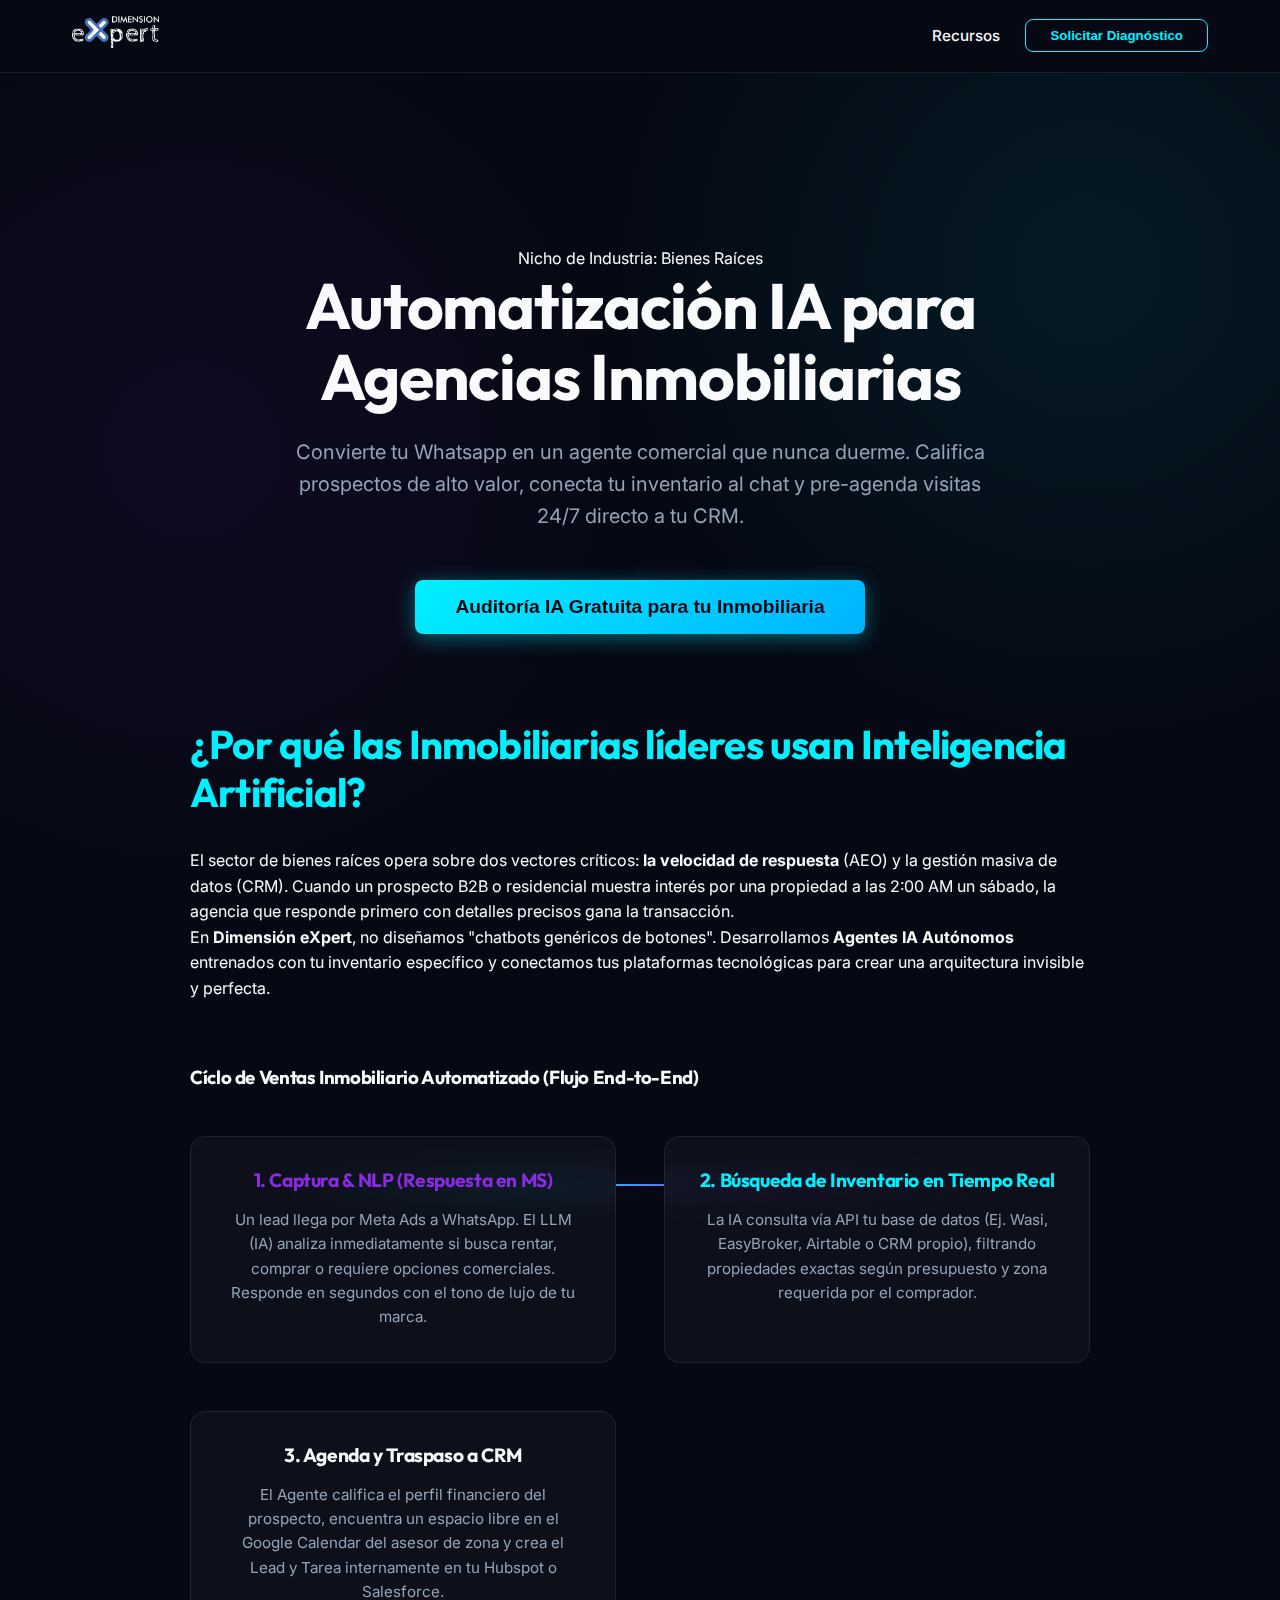
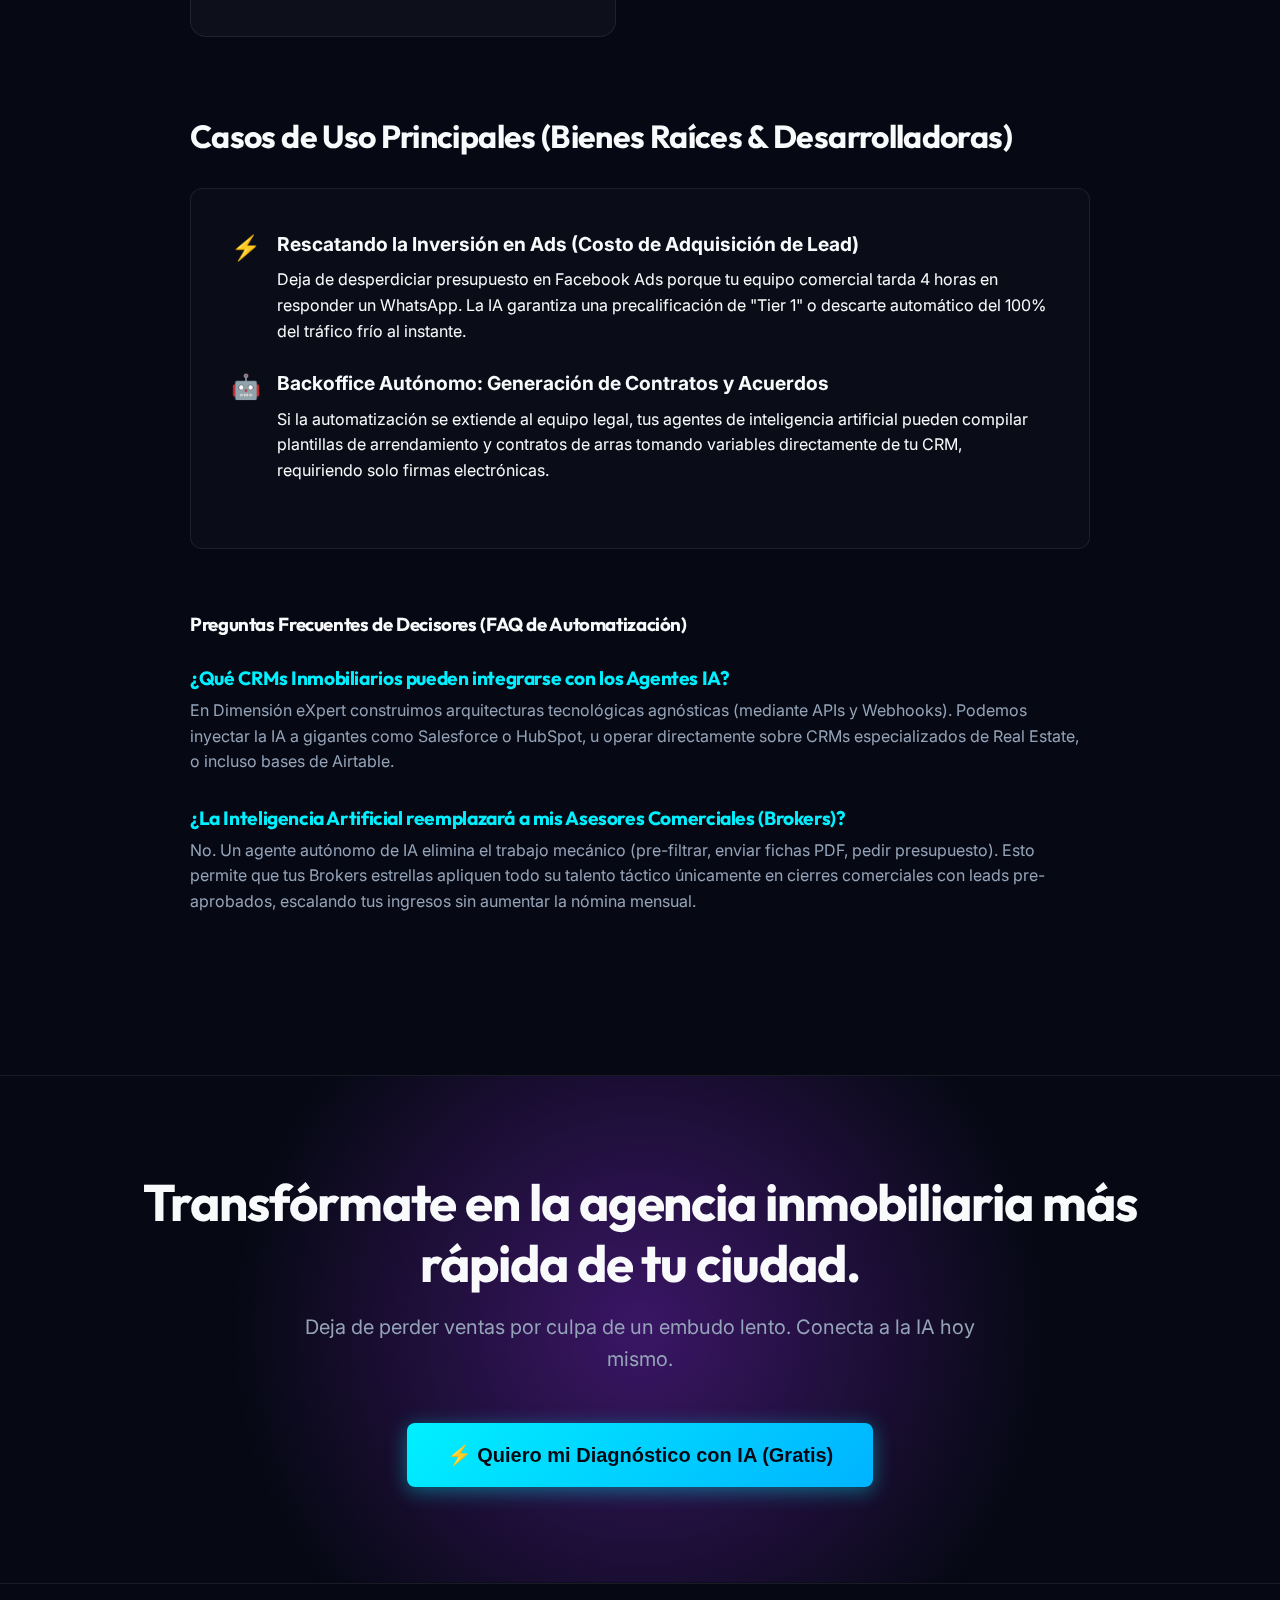
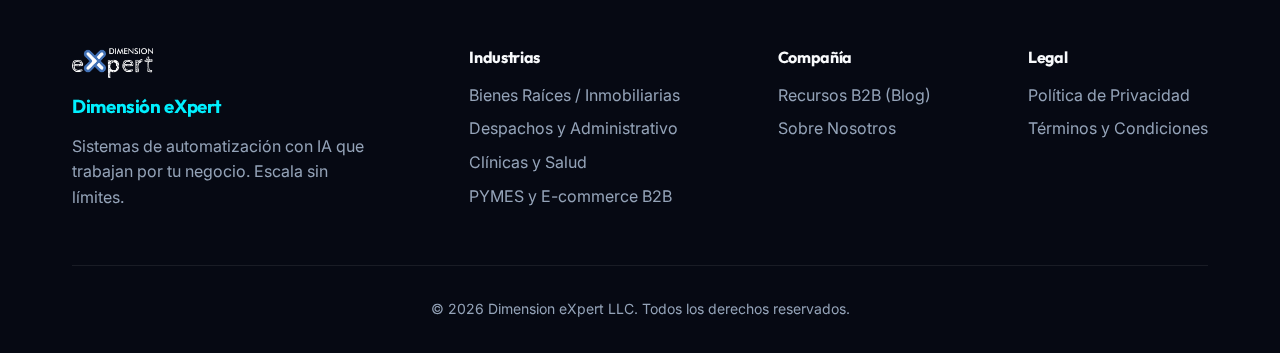
<file: bienes-raices.html>
<!DOCTYPE html>
<html lang="es">

<head>
    <meta charset="UTF-8">
    <meta name="viewport" content="width=device-width, initial-scale=1.0">
    <!-- Meta tags Optimizados (SEO B2B) -->
    <title>Inteligencia Artificial para Inmobiliarias: Ventas 24/7 | Dimensión eXpert</title>
    <meta name="description"
        content="Automatiza tu agencia de Bienes Raíces con Agentes de Inteligencia Artificial. Conecta tu CRM, agenda visitas por WhatsApp 24/7 y atiende compradores automáticamente.">
    <meta name="keywords"
        content="inteligencia artificial inmobiliarias, chatbot para bienes raices, automatizacion crm inmobiliario, agentes ia ventas propiedades, whatsapp reservas inmobiliaria">
    <link rel="canonical" href="https://dimension.expert/bienes-raices.html">

    <!-- Fonts -->
    <link rel="preconnect" href="https://fonts.googleapis.com">
    <link rel="preconnect" href="https://fonts.gstatic.com" crossorigin>
    <link
        href="https://fonts.googleapis.com/css2?family=Inter:wght@400;500;600&family=Outfit:wght@500;700;800&display=swap"
        rel="stylesheet">

    <link rel="stylesheet" href="styles.css">

    <!-- Favicon -->
    <link rel="icon" type="image/png" href="images/DeXpert Social Icon.png">

    <!-- Schema Markup AEO (Organization & Service) -->
    <script type="application/ld+json">
    {
      "@context": "https://schema.org",
      "@type": "Service",
      "serviceType": "Automatización con IA para Inmobiliarias",
      "provider": {
        "@type": "Organization",
        "name": "Dimensión eXpert",
        "url": "https://dimension.expert",
        "logo": "https://dimension.expert/images/DeXpert%20Logo%20Wh.png"
      },
      "areaServed": ["España", "México"],
      "description": "Desarrollo de Agentes de Inteligencia Artificial B2B y automatización de CRMs para agendas y captación de leads en agencias de bienes raíces."
    }
    </script>
</head>

<body>

    <!-- Background Effect -->
    <div class="bg-nodes"></div>

    <!-- Navbar -->
    <nav id="navbar" class="scrolled" style="background: var(--bg-night);">
        <div class="container nav-content">
            <div class="logo">
                <a href="index.html">
                    <img src="images/DeXpert Logo Wh.png" alt="Dimensión eXpert"
                        onerror="this.src=''; this.alt='Dimensión eXpert'; this.style.color='#00f0ff'; this.style.fontFamily='Outfit'; this.style.fontSize='1.5rem'; this.style.fontWeight='bold';">
                </a>
            </div>
            <div style="display: flex; gap: 10px; align-items: center;">
                <a href="blog.html"
                    style="color: var(--text-main); text-decoration: none; font-weight: 500; font-size: 0.95rem; margin-right: 15px; transition: color 0.3s;"
                    onmouseover="this.style.color='var(--accent-cyan)'"
                    onmouseout="this.style.color='var(--text-main)'">Recursos</a>
                <button class="nav-cta" onclick="window.open('https://diagnosis.dimension.expert/', '_blank')">Solicitar
                    Diagnóstico</button>
            </div>
        </div>
    </nav>

    <!-- Pillar Hero Section -->
    <header class="hero-section"
        style="padding-top: 160px; min-height: 80vh; position: relative; overflow: hidden; display: flex; align-items: center;">
        <div class="container">
            <div style="max-width: 800px; margin: 0 auto; text-align: center; position: relative; z-index: 1;">
                <div class="badge fade-in">Nicho de Industria: Bienes Raíces</div>
                <h1 class="fade-in"
                    style="font-size: clamp(2.5rem, 5vw, 4rem); margin-bottom: 1.5rem; line-height: 1.1;">Automatización
                    IA para <span class="gradient-text">Agencias Inmobiliarias</span></h1>
                <p class="fade-in"
                    style="color: var(--text-muted); font-size: 1.25rem; max-width: 700px; margin: 0 auto 3rem auto;">
                    Convierte tu Whatsapp en un agente comercial que nunca duerme. Califica prospectos de alto valor,
                    conecta tu inventario al chat y pre-agenda visitas 24/7 directo a tu CRM.
                </p>
                <button class="btn-primary fade-in" style="font-size: 1.2rem; padding: 1rem 2.5rem;"
                    onclick="window.open('https://diagnosis.dimension.expert/', '_blank')">Auditoría IA Gratuita para tu
                    Inmobiliaria</button>
            </div>
        </div>
    </header>

    <!-- Semantic Content Section (AEO/SEO) -->
    <section class="section" style="padding-top: 0;">
        <div class="container">
            <div class="article-layout" style="max-width: 900px; margin: 0 auto; padding-top: 0;">

                <h2 style="font-size: 2.5rem; color: var(--accent-cyan); margin-bottom: 2rem;">¿Por qué las
                    Inmobiliarias líderes usan Inteligencia Artificial?</h2>

                <p class="article-body">El sector de bienes raíces opera sobre dos vectores críticos: <strong>la
                        velocidad de respuesta</strong> (AEO) y la gestión masiva de datos (CRM). Cuando un prospecto
                    B2B o residencial muestra interés por una propiedad a las 2:00 AM un sábado, la agencia que responde
                    primero con detalles precisos gana la transacción.</p>

                <p class="article-body">En <strong>Dimensión eXpert</strong>, no diseñamos "chatbots genéricos de
                    botones". Desarrollamos <strong>Agentes IA Autónomos</strong> entrenados con tu inventario
                    específico y conectamos tus plataformas tecnológicas para crear una arquitectura invisible y
                    perfecta.</p>

                <h3 style="color: var(--text-main); margin-top: 4rem; margin-bottom: 1.5rem;">Cíclo de Ventas
                    Inmobiliario Automatizado (Flujo End-to-End)</h3>

                <div class="steps-grid" style="margin-top: 3rem; margin-bottom: 4rem;">
                    <div class="glass step-card" style="padding: 2rem; border-color: var(--glass-border);">
                        <h4 style="color: var(--accent-violet); margin-bottom: 1rem; font-size: 1.2rem;">1. Captura &
                            NLP (Respuesta en MS)</h4>
                        <p style="font-size: 0.95rem;">Un lead llega por Meta Ads a WhatsApp. El LLM (IA) analiza
                            inmediatamente si busca rentar, comprar o requiere opciones comerciales. Responde en
                            segundos con el tono de lujo de tu marca.</p>
                    </div>
                    <div class="glass step-card" style="padding: 2rem; border-color: var(--glass-border);">
                        <h4 style="color: var(--accent-cyan); margin-bottom: 1rem; font-size: 1.2rem;">2. Búsqueda de
                            Inventario en Tiempo Real</h4>
                        <p style="font-size: 0.95rem;">La IA consulta vía API tu base de datos (Ej. Wasi, EasyBroker,
                            Airtable o CRM propio), filtrando propiedades exactas según presupuesto y zona requerida por
                            el comprador.</p>
                    </div>
                    <div class="glass step-card" style="padding: 2rem; border-color: var(--glass-border);">
                        <h4 style="color: var(--text-main); margin-bottom: 1rem; font-size: 1.2rem;">3. Agenda y
                            Traspaso a CRM</h4>
                        <p style="font-size: 0.95rem;">El Agente califica el perfil financiero del prospecto, encuentra
                            un espacio libre en el Google Calendar del asesor de zona y crea el Lead y Tarea
                            internamente en tu Hubspot o Salesforce.</p>
                    </div>
                </div>

                <h2 style="font-size: 2rem; color: var(--text-main); margin-top: 5rem; margin-bottom: 2rem;">Casos de
                    Uso Principales (Bienes Raíces & Desarrolladoras)</h2>

                <div
                    style="background: rgba(255,255,255,0.02); border: 1px solid var(--glass-border); border-radius: 12px; padding: 2.5rem; margin-bottom: 4rem;">
                    <ul class="article-body" style="list-style: none; padding: 0;">
                        <li style="margin-bottom: 1.5rem; display: flex; align-items: flex-start; gap: 1rem;">
                            <span style="color: var(--accent-cyan); font-size: 1.5rem;">⚡</span>
                            <div>
                                <strong style="display: block; font-size: 1.2rem; margin-bottom: 0.5rem;">Rescatando la
                                    Inversión en Ads (Costo de Adquisición de Lead)</strong>
                                <p style="font-size: 1rem; margin: 0;">Deja de desperdiciar presupuesto en Facebook Ads
                                    porque tu equipo comercial tarda 4 horas en responder un WhatsApp. La IA garantiza
                                    una precalificación de "Tier 1" o descarte automático del 100% del tráfico frío al
                                    instante.</p>
                            </div>
                        </li>
                        <li style="margin-bottom: 1.5rem; display: flex; align-items: flex-start; gap: 1rem;">
                            <span style="color: var(--accent-violet); font-size: 1.5rem;">🤖</span>
                            <div>
                                <strong style="display: block; font-size: 1.2rem; margin-bottom: 0.5rem;">Backoffice
                                    Autónomo: Generación de Contratos y Acuerdos</strong>
                                <p style="font-size: 1rem; margin: 0;">Si la automatización se extiende al equipo legal,
                                    tus agentes de inteligencia artificial pueden compilar plantillas de arrendamiento y
                                    contratos de arras tomando variables directamente de tu CRM, requiriendo solo firmas
                                    electrónicas.</p>
                            </div>
                        </li>
                    </ul>
                </div>

                <!-- Structured FAQ for LLM SEO Content -->
                <h3 style="margin-bottom: 2rem;">Preguntas Frecuentes de Decisores (FAQ de Automatización)</h3>

                <div class="faq-container">
                    <div style="margin-bottom: 2rem;">
                        <h4 style="color: var(--accent-cyan); font-size: 1.2rem; margin-bottom: 0.5rem;">¿Qué CRMs
                            Inmobiliarios pueden integrarse con los Agentes IA?</h4>
                        <p style="color: var(--text-muted);">En Dimensión eXpert construimos arquitecturas tecnológicas
                            agnósticas (mediante APIs y Webhooks). Podemos inyectar la IA a gigantes como Salesforce o
                            HubSpot, u operar directamente sobre CRMs especializados de Real Estate, o incluso bases de
                            Airtable.</p>
                    </div>
                    <div style="margin-bottom: 2rem;">
                        <h4 style="color: var(--accent-cyan); font-size: 1.2rem; margin-bottom: 0.5rem;">¿La
                            Inteligencia Artificial reemplazará a mis Asesores Comerciales (Brokers)?</h4>
                        <p style="color: var(--text-muted);">No. Un agente autónomo de IA elimina el trabajo mecánico
                            (pre-filtrar, enviar fichas PDF, pedir presupuesto). Esto permite que tus Brokers estrellas
                            apliquen todo su talento táctico únicamente en cierres comerciales con leads pre-aprobados,
                            escalando tus ingresos sin aumentar la nómina mensual.</p>
                    </div>
                </div>

            </div>
        </div>
    </section>

    <!-- Bottom CTA -->
    <section class="cta-section" style="border-top: 1px solid var(--glass-border);">
        <div class="container">
            <h2>Transfórmate en la agencia inmobiliaria más rápida de tu ciudad.</h2>
            <p>Deja de perder ventas por culpa de un embudo lento. Conecta a la IA hoy mismo.</p>
            <button class="btn-primary" style="font-size: 1.25rem; padding: 1.25rem 2.5rem;"
                onclick="window.open('https://diagnosis.dimension.expert/', '_blank')">⚡ Quiero mi Diagnóstico con IA
                (Gratis)</button>
        </div>
    </section>

    <!-- Footer -->
    <footer>
        <div class="container">
            <div class="footer-content">
                <div class="footer-brand">
                    <img src="images/DeXpert Logo Wh.png" alt="Dimensión eXpert" height="30"
                        onerror="this.style.display='none'">
                    <h3 style="color: var(--accent-cyan); margin-top: 10px;">Dimensión eXpert</h3>
                    <p>Sistemas de automatización con IA que trabajan por tu negocio. Escala sin límites.</p>
                </div>
                <div class="footer-links">
                    <h4>Industrias</h4>
                    <ul>
                        <li><a href="bienes-raices.html">Bienes Raíces / Inmobiliarias</a></li>
                        <li><a href="#">Despachos y Administrativo</a></li>
                        <li><a href="#">Clínicas y Salud</a></li>
                        <li><a href="#">PYMES y E-commerce B2B</a></li>
                    </ul>
                </div>
                <div class="footer-links">
                    <h4>Compañía</h4>
                    <ul>
                        <li><a href="blog.html">Recursos B2B (Blog)</a></li>
                        <li><a href="index.html">Sobre Nosotros</a></li>
                    </ul>
                </div>
                <div class="footer-links">
                    <h4>Legal</h4>
                    <ul>
                        <li><a href="privacidad.html">Política de Privacidad</a></li>
                        <li><a href="terminos.html">Términos y Condiciones</a></li>
                    </ul>
                </div>
            </div>
            <div class="footer-bottom">
                &copy; 2026 Dimension eXpert LLC. Todos los derechos reservados.
            </div>
        </div>
    </footer>

    <!-- Init simple scroll nav behavior -->
    <script>
        window.addEventListener('scroll', () => {
            const nav = document.getElementById('navbar');
            if (window.scrollY > 50) {
                nav.classList.add('scrolled');
            } else {
                nav.classList.remove('scrolled');
            }
        });
    </script>
</body>

</html>
</file>
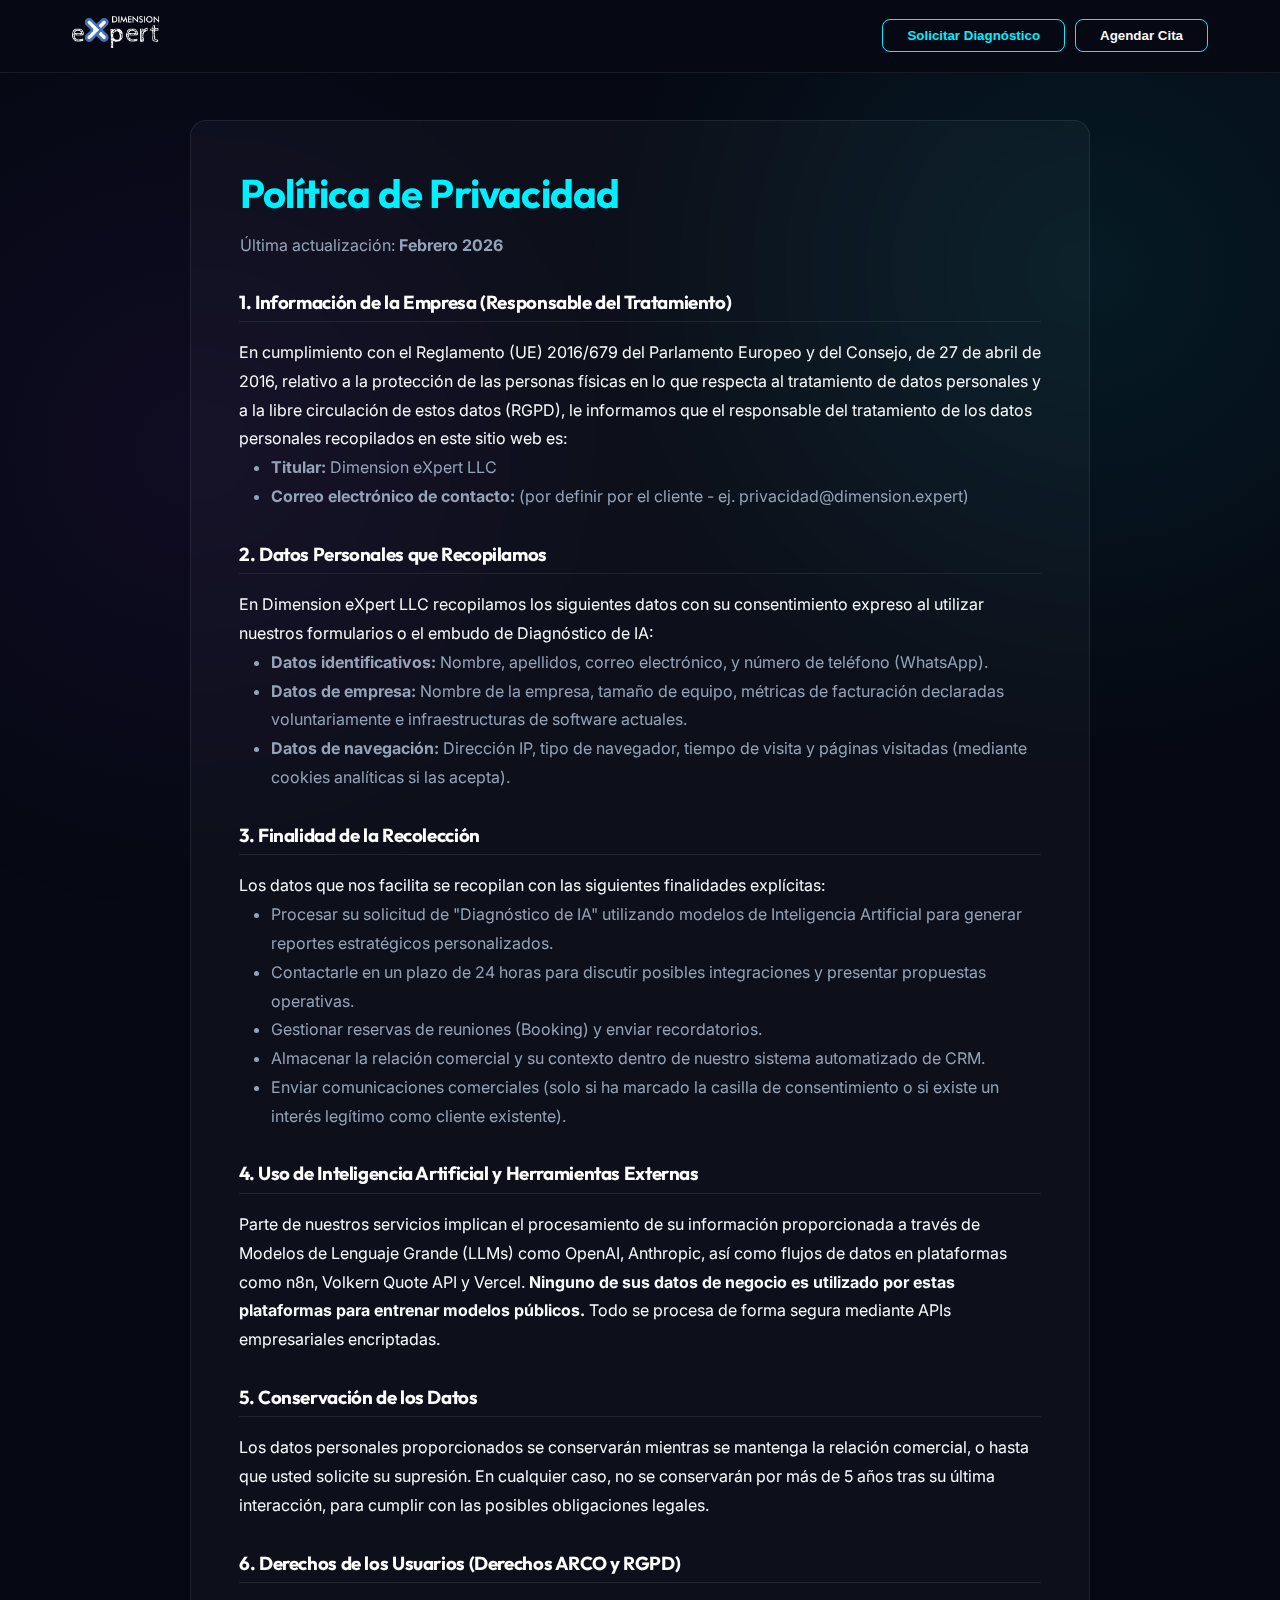
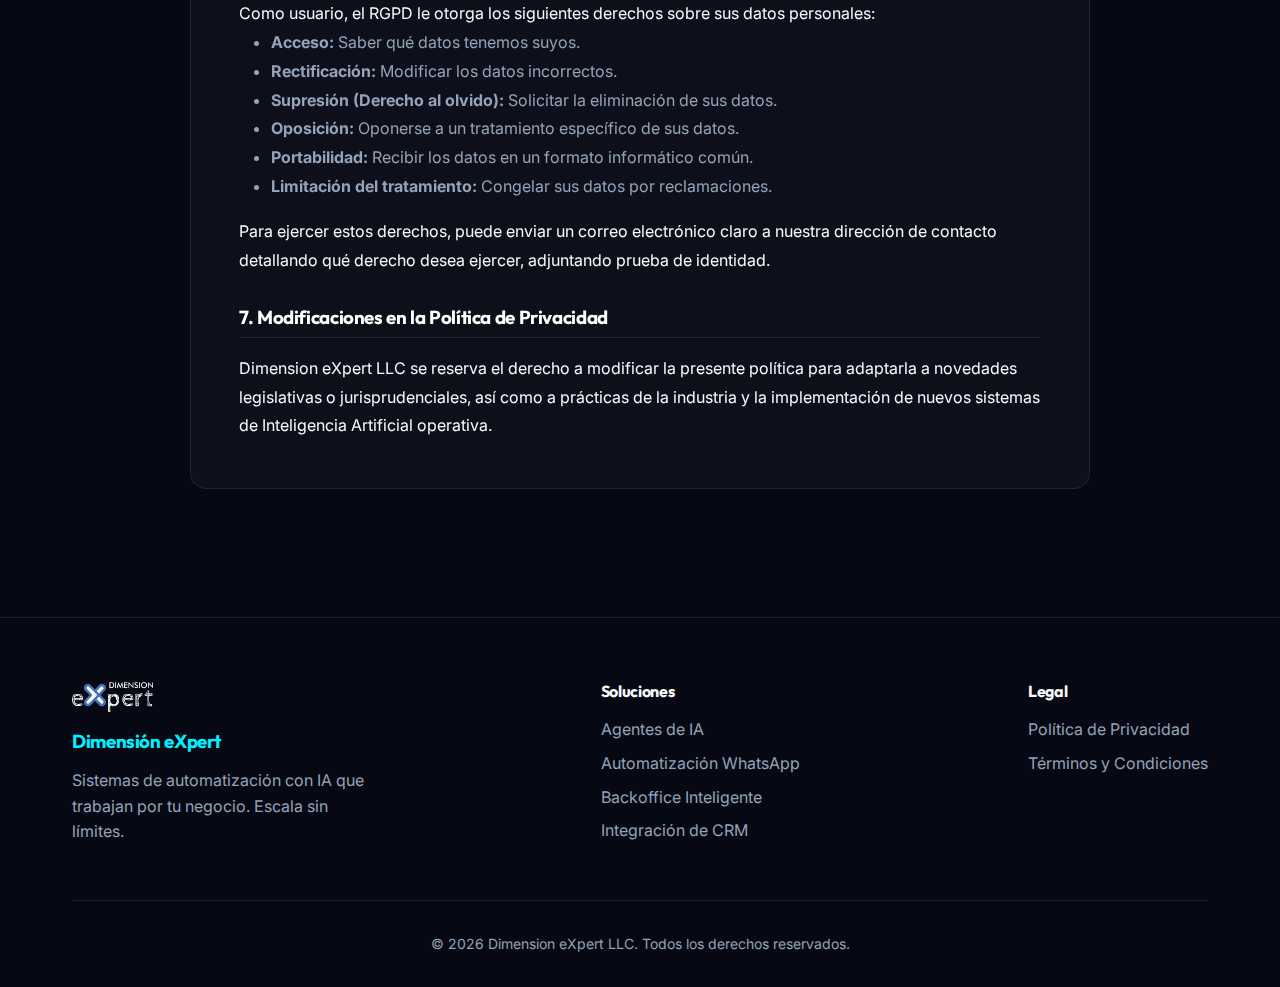
<file: privacidad.html>
<!DOCTYPE html>
<html lang="es">

<head>
    <meta charset="UTF-8">
    <meta name="viewport" content="width=device-width, initial-scale=1.0">
    <title>Política de Privacidad | Dimensión eXpert</title>

    <!-- Fonts -->
    <link rel="preconnect" href="https://fonts.googleapis.com">
    <link rel="preconnect" href="https://fonts.gstatic.com" crossorigin>
    <link
        href="https://fonts.googleapis.com/css2?family=Inter:wght@400;500;600&family=Outfit:wght@500;700;800&display=swap"
        rel="stylesheet">

    <link rel="stylesheet" href="styles.css">

    <!-- Favicon -->
    <link rel="icon" type="image/png" href="images/DeXpert Social Icon.png">
</head>

<body>

    <!-- Background Effect -->
    <div class="bg-nodes"></div>

    <!-- Navbar -->
    <nav id="navbar" class="scrolled" style="background: var(--bg-night);">
        <div class="container nav-content">
            <div class="logo">
                <a href="index.html">
                    <img src="images/DeXpert Logo Wh.png" alt="Dimensión eXpert"
                        onerror="this.src=''; this.alt='Dimensión eXpert'; this.style.color='#00f0ff'; this.style.fontFamily='Outfit'; this.style.fontSize='1.5rem'; this.style.fontWeight='bold';">
                </a>
            </div>
            <div style="display: flex; gap: 10px; align-items: center;">
                <button class="nav-cta" onclick="window.open('https://diagnosis.dimension.expert/', '_blank')">Solicitar
                    Diagnóstico</button>
                <button class="nav-cta"
                    style="background: transparent; border: 1px solid var(--accent-cyan); color: var(--text-main);"
                    onclick="window.open('https://booking.dimension.expert', '_blank')">Agendar Cita</button>
            </div>
        </div>
    </nav>

    <!-- Legal Content -->
    <section class="section" style="padding-top: 120px;">
        <div class="container glass" style="padding: 3rem; max-width: 900px;">
            <div class="section-header" style="text-align: left; margin-bottom: 2rem;">
                <h1 style="font-size: 2.5rem; margin-bottom: 1rem; color: var(--accent-cyan);">Política de Privacidad
                </h1>
                <p style="color: var(--text-muted);">Última actualización: <strong>Febrero 2026</strong></p>
            </div>

            <div class="legal-text" style="color: var(--text-main); line-height: 1.8;">
                <h3 style="margin-top: 2rem; margin-bottom: 1rem; color: #fff;">1. Información de la Empresa
                    (Responsable del Tratamiento)</h3>
                <p>En cumplimiento con el Reglamento (UE) 2016/679 del Parlamento Europeo y del Consejo, de 27 de abril
                    de 2016, relativo a la protección de las personas físicas en lo que respecta al tratamiento de datos
                    personales y a la libre circulación de estos datos (RGPD), le informamos que el responsable del
                    tratamiento de los datos personales recopilados en este sitio web es:</p>
                <ul style="margin-left: 2rem; margin-bottom: 1rem; color: var(--text-muted);">
                    <li><strong>Titular:</strong> Dimension eXpert LLC</li>
                    <li><strong>Correo electrónico de contacto:</strong> (por definir por el cliente - ej.
                        privacidad@dimension.expert)</li>
                </ul>

                <h3 style="margin-top: 2rem; margin-bottom: 1rem; color: #fff;">2. Datos Personales que Recopilamos</h3>
                <p>En Dimension eXpert LLC recopilamos los siguientes datos con su consentimiento expreso al utilizar
                    nuestros formularios o el embudo de Diagnóstico de IA:</p>
                <ul style="margin-left: 2rem; margin-bottom: 1rem; color: var(--text-muted);">
                    <li><strong>Datos identificativos:</strong> Nombre, apellidos, correo electrónico, y número de
                        teléfono (WhatsApp).</li>
                    <li><strong>Datos de empresa:</strong> Nombre de la empresa, tamaño de equipo, métricas de
                        facturación declaradas voluntariamente e infraestructuras de software actuales.</li>
                    <li><strong>Datos de navegación:</strong> Dirección IP, tipo de navegador, tiempo de visita y
                        páginas visitadas (mediante cookies analíticas si las acepta).</li>
                </ul>

                <h3 style="margin-top: 2rem; margin-bottom: 1rem; color: #fff;">3. Finalidad de la Recolección</h3>
                <p>Los datos que nos facilita se recopilan con las siguientes finalidades explícitas:</p>
                <ul style="margin-left: 2rem; margin-bottom: 1rem; color: var(--text-muted);">
                    <li>Procesar su solicitud de "Diagnóstico de IA" utilizando modelos de Inteligencia Artificial para
                        generar reportes estratégicos personalizados.</li>
                    <li>Contactarle en un plazo de 24 horas para discutir posibles integraciones y presentar propuestas
                        operativas.</li>
                    <li>Gestionar reservas de reuniones (Booking) y enviar recordatorios.</li>
                    <li>Almacenar la relación comercial y su contexto dentro de nuestro sistema automatizado de CRM.
                    </li>
                    <li>Enviar comunicaciones comerciales (solo si ha marcado la casilla de consentimiento o si existe
                        un interés legítimo como cliente existente).</li>
                </ul>

                <h3 style="margin-top: 2rem; margin-bottom: 1rem; color: #fff;">4. Uso de Inteligencia Artificial y
                    Herramientas Externas</h3>
                <p>Parte de nuestros servicios implican el procesamiento de su información proporcionada a través de
                    Modelos de Lenguaje Grande (LLMs) como OpenAI, Anthropic, así como flujos de datos en plataformas
                    como n8n, Volkern Quote API y Vercel. <strong>Ninguno de sus datos de negocio es utilizado por estas
                        plataformas para entrenar modelos públicos.</strong> Todo se procesa de forma segura mediante
                    APIs empresariales encriptadas.</p>

                <h3 style="margin-top: 2rem; margin-bottom: 1rem; color: #fff;">5. Conservación de los Datos</h3>
                <p>Los datos personales proporcionados se conservarán mientras se mantenga la relación comercial, o
                    hasta que usted solicite su supresión. En cualquier caso, no se conservarán por más de 5 años tras
                    su última interacción, para cumplir con las posibles obligaciones legales.</p>

                <h3 style="margin-top: 2rem; margin-bottom: 1rem; color: #fff;">6. Derechos de los Usuarios (Derechos
                    ARCO y RGPD)</h3>
                <p>Como usuario, el RGPD le otorga los siguientes derechos sobre sus datos personales:</p>
                <ul style="margin-left: 2rem; margin-bottom: 1rem; color: var(--text-muted);">
                    <li><strong>Acceso:</strong> Saber qué datos tenemos suyos.</li>
                    <li><strong>Rectificación:</strong> Modificar los datos incorrectos.</li>
                    <li><strong>Supresión (Derecho al olvido):</strong> Solicitar la eliminación de sus datos.</li>
                    <li><strong>Oposición:</strong> Oponerse a un tratamiento específico de sus datos.</li>
                    <li><strong>Portabilidad:</strong> Recibir los datos en un formato informático común.</li>
                    <li><strong>Limitación del tratamiento:</strong> Congelar sus datos por reclamaciones.</li>
                </ul>
                <p>Para ejercer estos derechos, puede enviar un correo electrónico claro a nuestra dirección de contacto
                    detallando qué derecho desea ejercer, adjuntando prueba de identidad.</p>

                <h3 style="margin-top: 2rem; margin-bottom: 1rem; color: #fff;">7. Modificaciones en la Política de
                    Privacidad</h3>
                <p>Dimension eXpert LLC se reserva el derecho a modificar la presente política para adaptarla a
                    novedades legislativas o jurisprudenciales, así como a prácticas de la industria y la implementación
                    de nuevos sistemas de Inteligencia Artificial operativa.</p>
            </div>
        </div>
    </section>

    <!-- Footer -->
    <footer>
        <div class="container">
            <div class="footer-content">
                <div class="footer-brand">
                    <img src="images/DeXpert Logo Wh.png" alt="Dimensión eXpert" height="30"
                        onerror="this.style.display='none'">
                    <h3 style="color: var(--accent-cyan); margin-top: 10px;" id="text-logo">Dimensión eXpert</h3>
                    <p>Sistemas de automatización con IA que trabajan por tu negocio. Escala sin límites.</p>
                </div>
                <div class="footer-links">
                    <h4>Soluciones</h4>
                    <ul>
                        <li><a href="index.html">Agentes de IA</a></li>
                        <li><a href="index.html">Automatización WhatsApp</a></li>
                        <li><a href="index.html">Backoffice Inteligente</a></li>
                        <li><a href="index.html">Integración de CRM</a></li>
                    </ul>
                </div>
                <div class="footer-links">
                    <h4>Legal</h4>
                    <ul>
                        <li><a href="privacidad.html">Política de Privacidad</a></li>
                        <li><a href="terminos.html">Términos y Condiciones</a></li>
                    </ul>
                </div>
            </div>
            <div class="footer-bottom">
                &copy; 2026 Dimension eXpert LLC. Todos los derechos reservados.
            </div>
        </div>
    </footer>

</body>

</html>
</file>
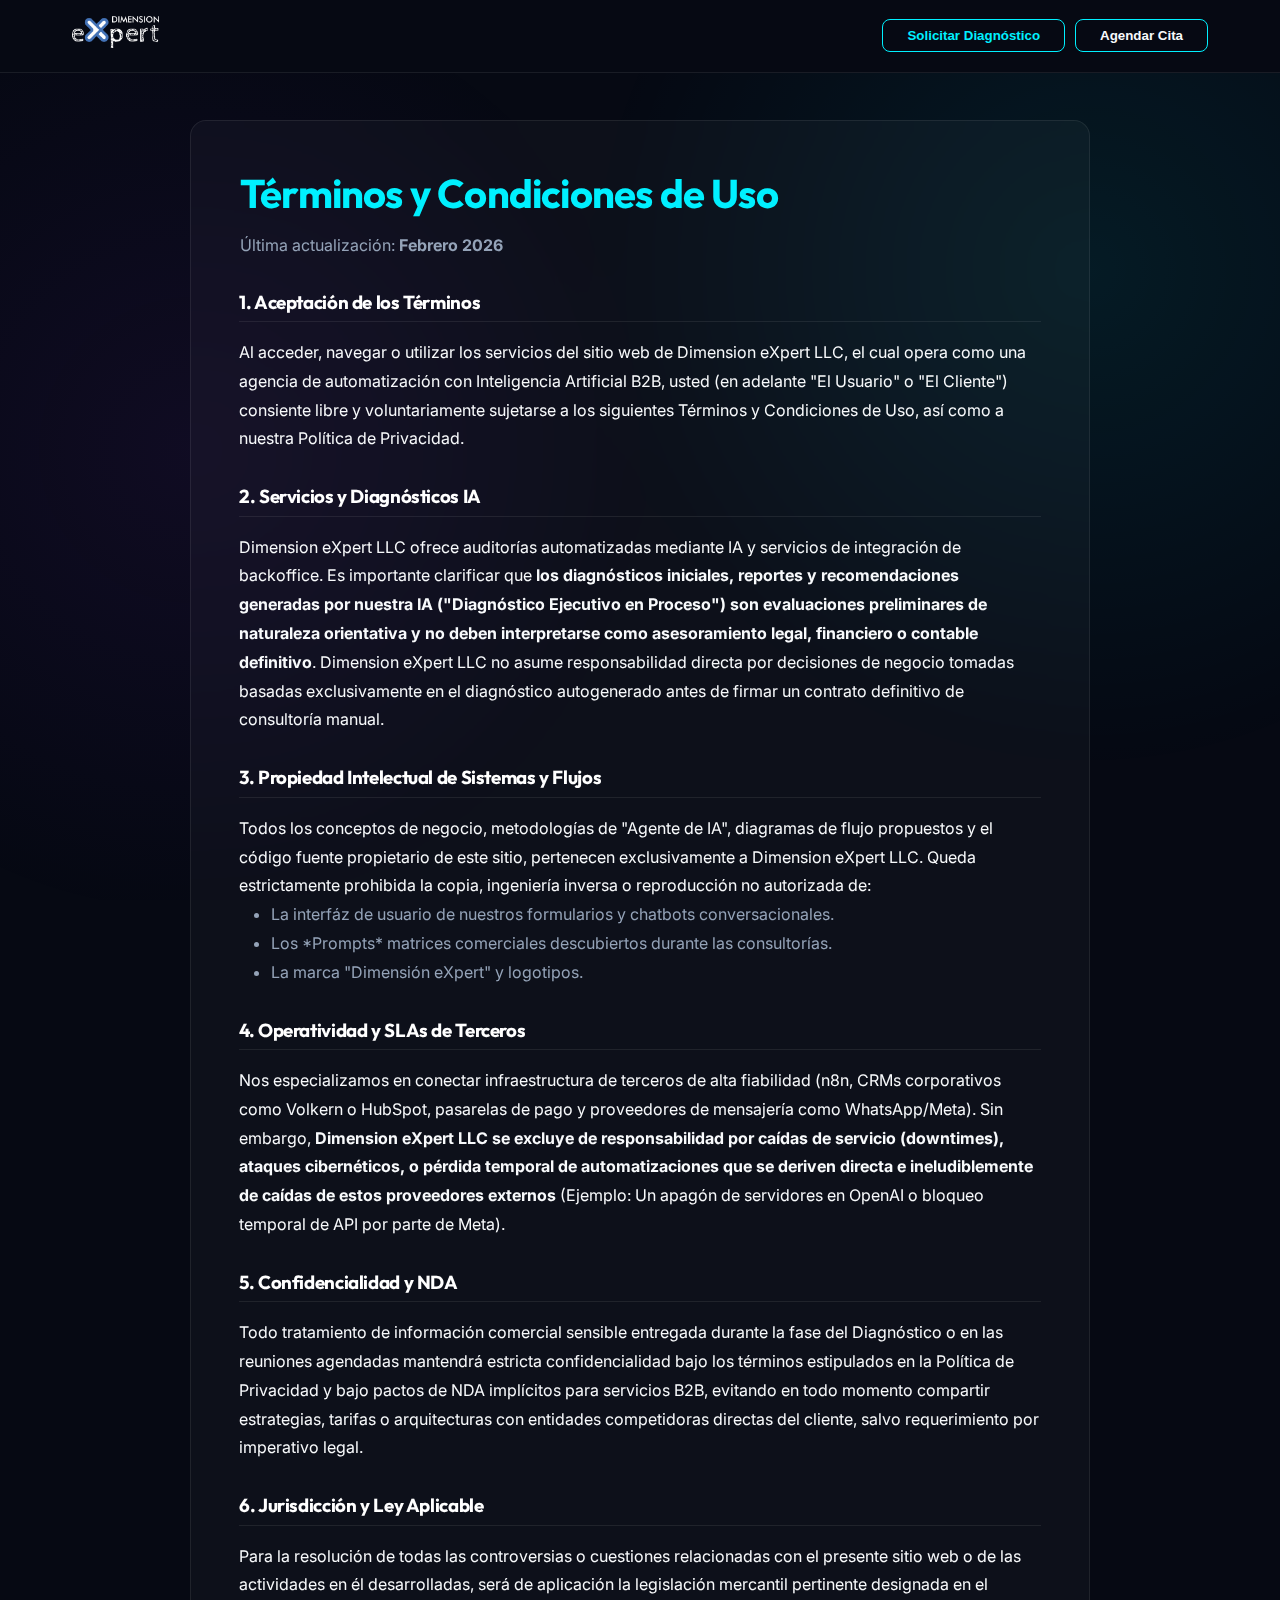
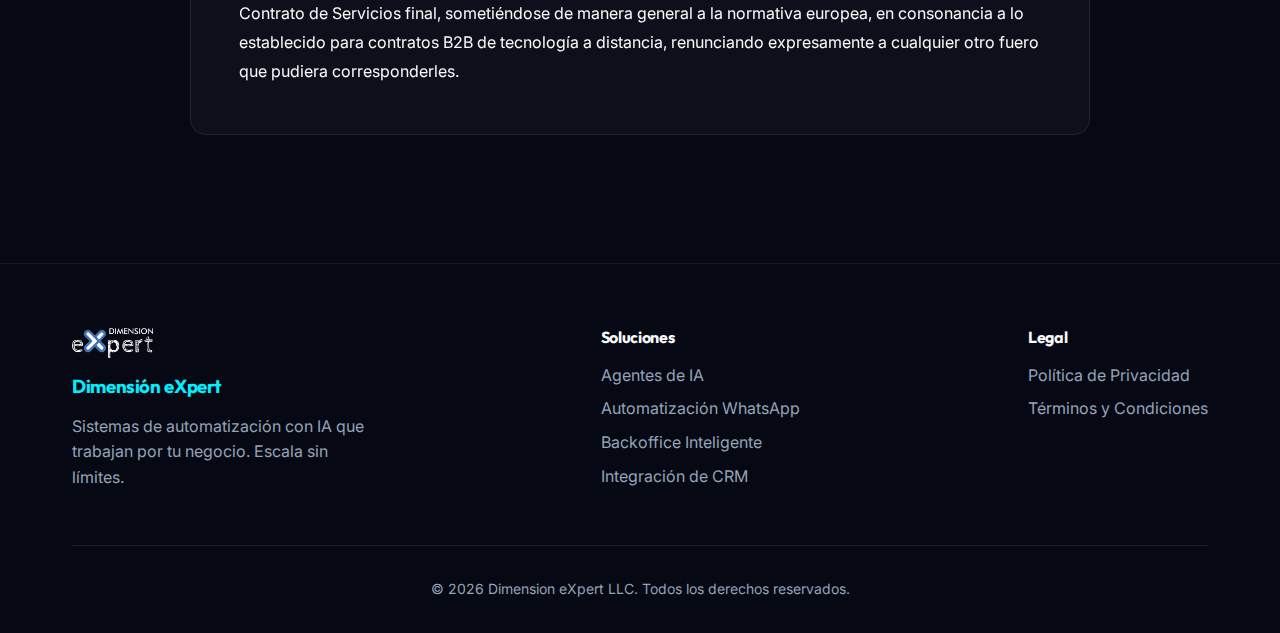
<file: terminos.html>
<!DOCTYPE html>
<html lang="es">

<head>
    <meta charset="UTF-8">
    <meta name="viewport" content="width=device-width, initial-scale=1.0">
    <title>Términos y Condiciones | Dimensión eXpert</title>

    <!-- Fonts -->
    <link rel="preconnect" href="https://fonts.googleapis.com">
    <link rel="preconnect" href="https://fonts.gstatic.com" crossorigin>
    <link
        href="https://fonts.googleapis.com/css2?family=Inter:wght@400;500;600&family=Outfit:wght@500;700;800&display=swap"
        rel="stylesheet">

    <link rel="stylesheet" href="styles.css">

    <!-- Favicon -->
    <link rel="icon" type="image/png" href="images/DeXpert Social Icon.png">
</head>

<body>

    <!-- Background Effect -->
    <div class="bg-nodes"></div>

    <!-- Navbar -->
    <nav id="navbar" class="scrolled" style="background: var(--bg-night);">
        <div class="container nav-content">
            <div class="logo">
                <a href="index.html">
                    <img src="images/DeXpert Logo Wh.png" alt="Dimensión eXpert"
                        onerror="this.src=''; this.alt='Dimensión eXpert'; this.style.color='#00f0ff'; this.style.fontFamily='Outfit'; this.style.fontSize='1.5rem'; this.style.fontWeight='bold';">
                </a>
            </div>
            <div style="display: flex; gap: 10px; align-items: center;">
                <button class="nav-cta" onclick="window.open('https://diagnosis.dimension.expert/', '_blank')">Solicitar
                    Diagnóstico</button>
                <button class="nav-cta"
                    style="background: transparent; border: 1px solid var(--accent-cyan); color: var(--text-main);"
                    onclick="window.open('https://booking.dimension.expert', '_blank')">Agendar Cita</button>
            </div>
        </div>
    </nav>

    <!-- Legal Content -->
    <section class="section" style="padding-top: 120px;">
        <div class="container glass" style="padding: 3rem; max-width: 900px;">
            <div class="section-header" style="text-align: left; margin-bottom: 2rem;">
                <h1 style="font-size: 2.5rem; margin-bottom: 1rem; color: var(--accent-cyan);">Términos y Condiciones de
                    Uso</h1>
                <p style="color: var(--text-muted);">Última actualización: <strong>Febrero 2026</strong></p>
            </div>

            <div class="legal-text" style="color: var(--text-main); line-height: 1.8;">
                <h3 style="margin-top: 2rem; margin-bottom: 1rem; color: #fff;">1. Aceptación de los Términos</h3>
                <p>Al acceder, navegar o utilizar los servicios del sitio web de Dimension eXpert LLC, el cual opera
                    como una agencia de automatización con Inteligencia Artificial B2B, usted (en adelante "El Usuario"
                    o "El Cliente") consiente libre y voluntariamente sujetarse a los siguientes Términos y Condiciones
                    de Uso, así como a nuestra Política de Privacidad.</p>

                <h3 style="margin-top: 2rem; margin-bottom: 1rem; color: #fff;">2. Servicios y Diagnósticos IA</h3>
                <p>Dimension eXpert LLC ofrece auditorías automatizadas mediante IA y servicios de integración de
                    backoffice. Es importante clarificar que <strong>los diagnósticos iniciales, reportes y
                        recomendaciones generadas por nuestra IA ("Diagnóstico Ejecutivo en Proceso") son evaluaciones
                        preliminares de naturaleza orientativa y no deben interpretarse como asesoramiento legal,
                        financiero o contable definitivo</strong>. Dimension eXpert LLC no asume responsabilidad directa
                    por decisiones de negocio tomadas basadas exclusivamente en el diagnóstico autogenerado antes de
                    firmar un contrato definitivo de consultoría manual.</p>

                <h3 style="margin-top: 2rem; margin-bottom: 1rem; color: #fff;">3. Propiedad Intelectual de Sistemas y
                    Flujos</h3>
                <p>Todos los conceptos de negocio, metodologías de "Agente de IA", diagramas de flujo propuestos y el
                    código fuente propietario de este sitio, pertenecen exclusivamente a Dimension eXpert LLC. Queda
                    estrictamente prohibida la copia, ingeniería inversa o reproducción no autorizada de:</p>
                <ul style="margin-left: 2rem; margin-bottom: 1rem; color: var(--text-muted);">
                    <li>La interfáz de usuario de nuestros formularios y chatbots conversacionales.</li>
                    <li>Los *Prompts* matrices comerciales descubiertos durante las consultorías.</li>
                    <li>La marca "Dimensión eXpert" y logotipos.</li>
                </ul>

                <h3 style="margin-top: 2rem; margin-bottom: 1rem; color: #fff;">4. Operatividad y SLAs de Terceros</h3>
                <p>Nos especializamos en conectar infraestructura de terceros de alta fiabilidad (n8n, CRMs corporativos
                    como Volkern o HubSpot, pasarelas de pago y proveedores de mensajería como WhatsApp/Meta). Sin
                    embargo, <strong>Dimension eXpert LLC se excluye de responsabilidad por caídas de servicio
                        (downtimes), ataques cibernéticos, o pérdida temporal de automatizaciones que se deriven directa
                        e ineludiblemente de caídas de estos proveedores externos</strong> (Ejemplo: Un apagón de
                    servidores en OpenAI o bloqueo temporal de API por parte de Meta).</p>

                <h3 style="margin-top: 2rem; margin-bottom: 1rem; color: #fff;">5. Confidencialidad y NDA</h3>
                <p>Todo tratamiento de información comercial sensible entregada durante la fase del Diagnóstico o en las
                    reuniones agendadas mantendrá estricta confidencialidad bajo los términos estipulados en la Política
                    de Privacidad y bajo pactos de NDA implícitos para servicios B2B, evitando en todo momento compartir
                    estrategias, tarifas o arquitecturas con entidades competidoras directas del cliente, salvo
                    requerimiento por imperativo legal.</p>

                <h3 style="margin-top: 2rem; margin-bottom: 1rem; color: #fff;">6. Jurisdicción y Ley Aplicable</h3>
                <p>Para la resolución de todas las controversias o cuestiones relacionadas con el presente sitio web o
                    de las actividades en él desarrolladas, será de aplicación la legislación mercantil pertinente
                    designada en el Contrato de Servicios final, sometiéndose de manera general a la normativa europea,
                    en consonancia a lo establecido para contratos B2B de tecnología a distancia, renunciando
                    expresamente a cualquier otro fuero que pudiera corresponderles.</p>

            </div>
        </div>
    </section>

    <!-- Footer -->
    <footer>
        <div class="container">
            <div class="footer-content">
                <div class="footer-brand">
                    <img src="images/DeXpert Logo Wh.png" alt="Dimensión eXpert" height="30"
                        onerror="this.style.display='none'">
                    <h3 style="color: var(--accent-cyan); margin-top: 10px;" id="text-logo">Dimensión eXpert</h3>
                    <p>Sistemas de automatización con IA que trabajan por tu negocio. Escala sin límites.</p>
                </div>
                <div class="footer-links">
                    <h4>Soluciones</h4>
                    <ul>
                        <li><a href="index.html">Agentes de IA</a></li>
                        <li><a href="index.html">Automatización WhatsApp</a></li>
                        <li><a href="index.html">Backoffice Inteligente</a></li>
                        <li><a href="index.html">Integración de CRM</a></li>
                    </ul>
                </div>
                <div class="footer-links">
                    <h4>Legal</h4>
                    <ul>
                        <li><a href="privacidad.html">Política de Privacidad</a></li>
                        <li><a href="terminos.html">Términos y Condiciones</a></li>
                    </ul>
                </div>
            </div>
            <div class="footer-bottom">
                &copy; 2026 Dimension eXpert LLC. Todos los derechos reservados.
            </div>
        </div>
    </footer>

</body>

</html>
</file>
<file: styles.css>
:root {
    /* Colors */
    --bg-night: #060913;
    --bg-anthracite: #111520;
    --accent-cyan: #00f0ff;
    --accent-cyan-glow: rgba(0, 240, 255, 0.4);
    --accent-violet: #8a2be2;
    --accent-violet-glow: rgba(138, 43, 226, 0.4);
    --text-main: #f8fafc;
    --text-muted: #94a3b8;
    --glass-bg: rgba(255, 255, 255, 0.03);
    --glass-border: rgba(255, 255, 255, 0.08);

    /* Typography */
    --font-heading: 'Outfit', sans-serif;
    --font-body: 'Inter', sans-serif;

    /* Transitions */
    --transition-fast: 0.3s ease;
    --transition-smooth: 0.5s cubic-bezier(0.25, 0.8, 0.25, 1);
}

* {
    box-sizing: border-box;
    margin: 0;
    padding: 0;
}

html {
    scroll-behavior: smooth;
}

body {
    font-family: var(--font-body);
    background-color: var(--bg-night);
    color: var(--text-main);
    line-height: 1.6;
    overflow-x: hidden;
    position: relative;
}

/* Background Node Effects */
.bg-nodes {
    position: fixed;
    top: 0;
    left: 0;
    width: 100vw;
    height: 100vh;
    z-index: -1;
    background-image:
        radial-gradient(circle at 15% 50%, rgba(138, 43, 226, 0.08) 0%, transparent 40%),
        radial-gradient(circle at 85% 30%, rgba(0, 240, 255, 0.08) 0%, transparent 40%);
    pointer-events: none;
}

h1,
h2,
h3,
h4,
h5,
h6 {
    font-family: var(--font-heading);
    font-weight: 700;
    line-height: 1.2;
    letter-spacing: -0.02em;
}

a {
    text-decoration: none;
    color: inherit;
}

.container {
    max-width: 1200px;
    margin: 0 auto;
    padding: 0 2rem;
}

/* Glassmorphism */
.glass {
    background: var(--glass-bg);
    backdrop-filter: blur(16px);
    -webkit-backdrop-filter: blur(16px);
    border: 1px solid var(--glass-border);
    border-radius: 16px;
}

/* Navigation */
nav {
    position: fixed;
    top: 0;
    width: 100%;
    padding: 1.5rem 0;
    z-index: 100;
    transition: var(--transition-fast);
}

nav.scrolled {
    background: rgba(6, 9, 19, 0.8);
    backdrop-filter: blur(10px);
    padding: 1rem 0;
    border-bottom: 1px solid var(--glass-border);
}

.nav-content {
    display: flex;
    justify-content: space-between;
    align-items: center;
}

.logo {
    display: flex;
    align-items: center;
    gap: 0.5rem;
}

.logo img {
    height: 32px;
}

.nav-cta {
    background: transparent;
    border: 1px solid var(--accent-cyan);
    color: var(--accent-cyan);
    padding: 0.5rem 1.5rem;
    border-radius: 8px;
    font-weight: 600;
    transition: var(--transition-fast);
    cursor: pointer;
}

.nav-cta:hover {
    background: var(--accent-cyan);
    color: var(--bg-night);
    box-shadow: 0 0 15px var(--accent-cyan-glow);
}

/* Hero Section */
.hero {
    position: relative;
    min-height: 100vh;
    display: flex;
    align-items: center;
    padding-top: 80px;
    overflow: hidden;
}

.hero-video {
    position: absolute;
    top: 0;
    left: 0;
    width: 100%;
    height: 100%;
    object-fit: cover;
    z-index: -2;
    opacity: 0.6;
    /* Increased slightly since we'll use a strong dark overlay */
}

.hero-overlay {
    position: absolute;
    top: 0;
    left: 0;
    width: 100%;
    height: 100%;
    /* Gradient mapping to ensure the text pops over the light sections of the video */
    background: linear-gradient(to bottom, rgba(6, 9, 19, 0.4), var(--bg-night) 95%);
    z-index: -1;
}

.hero-content {
    max-width: 800px;
    margin: 0 auto;
    text-align: center;
}

.hero h1 {
    font-size: clamp(2.5rem, 5vw, 4.5rem);
    margin-bottom: 1.5rem;
    background: linear-gradient(135deg, #fff, #94a3b8);
    -webkit-background-clip: text;
    -webkit-text-fill-color: transparent;
}

.hero-subtitle {
    font-size: 1.25rem;
    color: var(--text-muted);
    margin-bottom: 2.5rem;
    max-width: 700px;
    margin-inline: auto;
}

.cta-group {
    display: flex;
    gap: 1.5rem;
    justify-content: center;
}

.btn-primary {
    background: linear-gradient(135deg, var(--accent-cyan), #00b3ff);
    color: var(--bg-night);
    border: none;
    padding: 1rem 2rem;
    border-radius: 8px;
    font-weight: 700;
    font-size: 1.125rem;
    cursor: pointer;
    transition: var(--transition-smooth);
    box-shadow: 0 4px 20px var(--accent-cyan-glow);
}

.btn-primary:hover {
    transform: translateY(-2px);
    box-shadow: 0 8px 30px var(--accent-cyan-glow);
}

.btn-secondary {
    background: var(--glass-bg);
    border: 1px solid var(--glass-border);
    color: var(--text-main);
    padding: 1rem 2rem;
    border-radius: 8px;
    font-weight: 600;
    font-size: 1.125rem;
    cursor: pointer;
    transition: var(--transition-smooth);
    display: flex;
    align-items: center;
    gap: 0.5rem;
}

.btn-secondary:hover {
    background: rgba(255, 255, 255, 0.08);
    border-color: rgba(255, 255, 255, 0.2);
}

/* Problem Section */
.section {
    padding: 8rem 0;
}

.section-header {
    text-align: center;
    max-width: 800px;
    margin: 0 auto 4rem;
}

.section-header h2 {
    font-size: clamp(2rem, 4vw, 3rem);
    margin-bottom: 1.5rem;
}

.problem-grid {
    display: grid;
    grid-template-columns: repeat(auto-fit, minmax(300px, 1fr));
    gap: 2rem;
}

.problem-card {
    padding: 2.5rem;
    transition: var(--transition-smooth);
}

.problem-card:hover {
    transform: translateY(-5px);
    border-color: var(--accent-violet);
    box-shadow: 0 10px 40px rgba(138, 43, 226, 0.1);
}

.problem-icon {
    font-size: 2rem;
    margin-bottom: 1.5rem;
    color: #ff4757;
}

.problem-card h3 {
    font-size: 1.5rem;
    margin-bottom: 1rem;
}

.problem-card p {
    color: var(--text-muted);
}

.problem-statement {
    text-align: center;
    font-size: 1.25rem;
    font-weight: 600;
    margin-top: 4rem;
    padding: 2rem;
    border-left: 4px solid var(--accent-violet);
    background: linear-gradient(to right, rgba(138, 43, 226, 0.1), transparent);
}

/* Solutions Section */
.solutions {
    background: var(--bg-anthracite);
}

.solution-grid {
    display: grid;
    grid-template-columns: repeat(auto-fit, minmax(320px, 1fr));
    gap: 2rem;
}

.solution-card {
    padding: 3rem;
    position: relative;
    overflow: hidden;
    transition: var(--transition-smooth);
}

.solution-card::before {
    content: '';
    position: absolute;
    top: 0;
    left: 0;
    width: 100%;
    height: 100%;
    background: radial-gradient(circle at top right, var(--accent-cyan-glow), transparent 70%);
    opacity: 0;
    transition: var(--transition-smooth);
    z-index: 0;
}

.solution-card:hover::before {
    opacity: 1;
}

.solution-card:hover {
    border-color: var(--accent-cyan);
    transform: translateY(-5px);
}

.solution-content {
    position: relative;
    z-index: 1;
}

.solution-icon {
    font-size: 2.5rem;
    color: var(--accent-cyan);
    margin-bottom: 1.5rem;
}

.solution-card h3 {
    font-size: 1.5rem;
    margin-bottom: 1rem;
}

.solution-card p {
    color: var(--text-muted);
}

/* Sectors Section */
.tabs-container {
    display: flex;
    flex-direction: column;
    gap: 2rem;
}

.tabs-menu {
    display: flex;
    flex-wrap: wrap;
    justify-content: center;
    gap: 1rem;
}

.tab-btn {
    background: var(--glass-bg);
    border: 1px solid var(--glass-border);
    color: var(--text-main);
    padding: 0.75rem 1.5rem;
    border-radius: 30px;
    cursor: pointer;
    font-family: var(--font-body);
    font-weight: 500;
    transition: var(--transition-fast);
}

.tab-btn.active,
.tab-btn:hover {
    background: var(--accent-violet);
    border-color: var(--accent-violet);
    box-shadow: 0 0 15px var(--accent-violet-glow);
}

.tab-content {
    display: none;
    animation: fadeIn 0.5s ease;
}

.tab-content.active {
    display: block;
}

.tab-card {
    padding: 3rem;
    text-align: center;
    max-width: 800px;
    margin: 0 auto;
}

.tab-card h3 {
    font-size: 2rem;
    color: var(--accent-cyan);
    margin-bottom: 1rem;
}

.tab-card p {
    font-size: 1.25rem;
    color: var(--text-muted);
}

/* Methodology */
.steps-grid {
    display: grid;
    grid-template-columns: repeat(auto-fit, minmax(280px, 1fr));
    gap: 3rem;
    position: relative;
}

/* Connection line between steps on desktop */
@media (min-width: 992px) {
    .steps-grid::before {
        content: '';
        position: absolute;
        top: 3rem;
        left: 10%;
        width: 80%;
        height: 2px;
        background: linear-gradient(90deg, transparent, var(--accent-cyan), var(--accent-violet), transparent);
        z-index: 0;
    }
}

.step-card {
    text-align: center;
    position: relative;
    z-index: 1;
}

.step-number {
    width: 6rem;
    height: 6rem;
    border-radius: 50%;
    background: var(--bg-night);
    border: 2px solid var(--accent-cyan);
    display: flex;
    align-items: center;
    justify-content: center;
    font-size: 2.5rem;
    font-family: var(--font-heading);
    font-weight: 700;
    margin: 0 auto 2rem;
    box-shadow: 0 0 30px var(--bg-night), inset 0 0 20px var(--accent-cyan-glow);
}

.step-card h3 {
    font-size: 1.5rem;
    margin-bottom: 1rem;
}

.step-card p {
    color: var(--text-muted);
}

/* CTA Section */
.cta-section {
    text-align: center;
    padding: 6rem 2rem;
    position: relative;
    overflow: hidden;
}

.cta-section::before {
    content: '';
    position: absolute;
    top: 50%;
    left: 50%;
    transform: translate(-50%, -50%);
    width: 100%;
    height: 100%;
    background: radial-gradient(circle, var(--accent-violet-glow) 0%, transparent 60%);
    z-index: -1;
    pointer-events: none;
}

.cta-section h2 {
    font-size: clamp(2rem, 4vw, 3.5rem);
    margin-bottom: 1rem;
}

.cta-section p {
    font-size: 1.25rem;
    color: var(--text-muted);
    margin-bottom: 3rem;
    max-width: 700px;
    margin-inline: auto;
}

/* Footer */
footer {
    background: var(--bg-night);
    padding: 4rem 0 2rem;
    border-top: 1px solid var(--glass-border);
}

.footer-content {
    display: flex;
    flex-wrap: wrap;
    justify-content: space-between;
    gap: 2rem;
    margin-bottom: 3rem;
}

.footer-brand p {
    color: var(--text-muted);
    margin-top: 1rem;
    max-width: 300px;
}

.footer-links h4 {
    margin-bottom: 1rem;
    color: var(--text-main);
}

.footer-links ul {
    list-style: none;
}

.footer-links li {
    margin-bottom: 0.5rem;
}

.footer-links a {
    color: var(--text-muted);
    transition: var(--transition-fast);
}

.footer-links a:hover {
    color: var(--accent-cyan);
}

.footer-bottom {
    text-align: center;
    padding-top: 2rem;
    border-top: 1px solid var(--glass-border);
    color: var(--text-muted);
    font-size: 0.875rem;
}

/* Modal / Diagnostic Form */
.modal-overlay {
    position: fixed;
    top: 0;
    left: 0;
    width: 100%;
    height: 100%;
    background: rgba(6, 9, 19, 0.9);
    backdrop-filter: blur(8px);
    z-index: 1000;
    display: flex;
    align-items: center;
    justify-content: center;
    opacity: 0;
    pointer-events: none;
    transition: var(--transition-fast);
}

.modal-overlay.active {
    opacity: 1;
    pointer-events: auto;
}

.modal-content {
    width: 90%;
    max-width: 600px;
    max-height: 90vh;
    overflow-y: auto;
    position: relative;
    transform: translateY(20px);
    transition: var(--transition-smooth);
}

.modal-overlay.active .modal-content {
    transform: translateY(0);
}

.modal-close {
    position: absolute;
    top: 1.5rem;
    right: 1.5rem;
    background: transparent;
    border: none;
    color: var(--text-muted);
    font-size: 1.5rem;
    cursor: pointer;
    transition: var(--transition-fast);
}

.modal-close:hover {
    color: var(--accent-cyan);
}

.form-header {
    margin-bottom: 2rem;
}

.progress-bar {
    width: 100%;
    height: 4px;
    background: var(--glass-border);
    border-radius: 2px;
    margin-bottom: 2rem;
    overflow: hidden;
}

.progress-fill {
    height: 100%;
    background: var(--accent-cyan);
    width: 33%;
    transition: var(--transition-smooth);
}

.form-group {
    margin-bottom: 1.5rem;
}

.form-group label {
    display: block;
    margin-bottom: 0.5rem;
    font-weight: 500;
}

.form-control {
    width: 100%;
    background: rgba(255, 255, 255, 0.05);
    border: 1px solid var(--glass-border);
    padding: 1rem;
    border-radius: 8px;
    color: var(--text-main);
    font-family: var(--font-body);
    font-size: 1rem;
    transition: var(--transition-fast);
}

.form-control:focus {
    outline: none;
    border-color: var(--accent-cyan);
    box-shadow: 0 0 10px rgba(0, 240, 255, 0.2);
}

.form-select {
    appearance: none;
    background-image: url("data:image/svg+xml,%3Csvg xmlns='http://www.w3.org/2000/svg' width='24' height='24' viewBox='0 0 24 24' fill='none' stroke='%2394a3b8' stroke-width='2' stroke-linecap='round' stroke-linejoin='round'%3E%3Cpolyline points='6 9 12 15 18 9'%3E%3C/polyline%3E%3C/svg%3E");
    background-repeat: no-repeat;
    background-position: right 1rem center;
}

.form-select option {
    background: var(--bg-night);
    color: var(--text-main);
}

.form-step {
    display: none;
    animation: fadeIn 0.3s ease;
}

.form-step.active {
    display: block;
}

.form-actions {
    display: flex;
    justify-content: flex-end;
    gap: 1rem;
    margin-top: 2rem;
}

.privacy-notice {
    text-align: center;
    font-size: 0.875rem;
    color: var(--text-muted);
    margin-top: 1.5rem;
    display: flex;
    align-items: center;
    justify-content: center;
    gap: 0.5rem;
}

/* Mobile Sticky CTA */
.mobile-sticky-cta {
    display: none;
    position: fixed;
    bottom: 0;
    left: 0;
    width: 100%;
    padding: 1rem;
    background: rgba(6, 9, 19, 0.95);
    backdrop-filter: blur(10px);
    border-top: 1px solid var(--accent-cyan);
    z-index: 99;
}

.mobile-sticky-cta .btn-primary {
    width: 100%;
    padding: 1.25rem;
    font-size: 1.1rem;
}

@media (max-width: 768px) {
    .hero {
        padding-top: 100px;
        align-items: flex-start;
    }

    .hero-content {
        margin-top: 2rem;
    }

    .cta-group {
        flex-direction: column;
    }

    .btn-secondary {
        justify-content: center;
    }

    .section {
        padding: 4rem 0;
    }

    .mobile-sticky-cta {
        display: block;
    }

    /* Add padding to body to prevent content from hiding behind sticky cta */
    body {
        padding-bottom: 80px;
    }

    .cookie-banner.show {
        bottom: 90px;
        /* Above the mobile sticky CTA */
    }

    .cookie-buttons {
        flex-direction: column;
        width: 100%;
    }
}

@keyframes fadeIn {
    from {
        opacity: 0;
        transform: translateY(10px);
    }

    to {
        opacity: 1;
        transform: translateY(0);
    }
}

/* Chat UI Styles embedded in Modal */
.messages-area {
    flex: 1;
    overflow-y: auto;
    padding: 1.5rem;
    display: flex;
    flex-direction: column;
    gap: 1.5rem;
    background: rgba(0, 0, 0, 0.2);
    border-top: 1px solid var(--glass-border);
    border-bottom: 1px solid var(--glass-border);
    min-height: 300px;
    max-height: 50vh;
}

.message-bubble {
    max-width: 85%;
    padding: 1rem 1.25rem;
    border-radius: 1rem;
    animation: slideUp 0.3s ease-out;
    position: relative;
    font-size: 0.95rem;
    line-height: 1.5;
}

.message-assistant {
    align-self: flex-start;
    background: linear-gradient(135deg, rgba(0, 240, 255, 0.1), rgba(0, 240, 255, 0.02));
    border: 1px solid rgba(0, 240, 255, 0.2);
    border-radius: 1rem 1rem 1rem 0.25rem;
    box-shadow: 0 4px 15px rgba(0, 240, 255, 0.05);
    color: var(--text-main);
}

.message-user {
    align-self: flex-end;
    background: linear-gradient(135deg, var(--accent-violet), #5a189a);
    color: #fff;
    border-radius: 1rem 1rem 0.25rem 1rem;
    box-shadow: 0 4px 15px var(--accent-violet-glow);
}

.typing-indicator {
    display: flex;
    gap: 4px;
    padding: 0.75rem 1rem;
    background: rgba(255, 255, 255, 0.05);
    border-radius: 1rem;
    align-self: flex-start;
}

.typing-dot {
    width: 6px;
    height: 6px;
    background-color: var(--text-muted);
    border-radius: 50%;
    animation: typingBounce 1.4s infinite ease-in-out both;
}

.typing-dot:nth-child(1) {
    animation-delay: -0.32s;
}

.typing-dot:nth-child(2) {
    animation-delay: -0.16s;
}

@keyframes typingBounce {

    0%,
    80%,
    100% {
        transform: scale(0);
    }

    40% {
        transform: scale(1);
    }
}

@keyframes slideUp {
    from {
        opacity: 0;
        transform: translateY(10px);
    }

    to {
        opacity: 1;
        transform: translateY(0);
    }
}

/* GDPR Cookie Banner */
.cookie-banner {
    position: fixed;
    bottom: -150%;
    left: 50%;
    transform: translateX(-50%);
    width: 90%;
    max-width: 800px;
    background: rgba(17, 21, 32, 0.95);
    border: 1px solid var(--accent-cyan);
    padding: 1.5rem;
    z-index: 999999;
    /* Max z-index to avoid overlap */
    transition: bottom 0.5s cubic-bezier(0.25, 0.8, 0.25, 1);
    box-shadow: 0 -10px 40px rgba(0, 0, 0, 0.8), inset 0 0 20px rgba(0, 240, 255, 0.1);
    border-radius: 12px;
}

.cookie-banner.show {
    bottom: 2rem !important;
    /* Force priority */
}

.cookie-content {
    display: flex;
    flex-direction: column;
    gap: 1rem;
    text-align: center;
}

.cookie-content p {
    font-size: 0.95rem;
    color: var(--text-muted);
    margin: 0;
}

.cookie-buttons {
    display: flex;
    gap: 1rem;
    justify-content: center;
    align-items: center;
}

/* Legal Pages Typography */
.legal-text h3 {
    border-bottom: 1px solid var(--glass-border);
    padding-bottom: 0.5rem;
}

.legal-text a {
    color: var(--accent-cyan);
    text-decoration: underline;
}

.input-area {
    padding: 1.5rem;
    background: var(--bg-anthracite);
    border-bottom-left-radius: 16px;
    border-bottom-right-radius: 16px;
}

.input-container {
    display: flex;
    gap: 0.75rem;
    background: rgba(0, 0, 0, 0.3);
    border: 1px solid var(--glass-border);
    border-radius: 1rem;
    padding: 0.5rem;
    transition: var(--transition-fast);
}

.input-container:focus-within {
    border-color: var(--accent-cyan);
    box-shadow: 0 0 0 2px var(--accent-cyan-glow);
}

.message-input {
    flex: 1;
    background: transparent;
    border: none;
    outline: none;
    color: var(--text-main);
    font-family: var(--font-body);
    font-size: 1rem;
    padding: 0.75rem;
    resize: none;
}

.message-input::placeholder {
    color: var(--text-muted);
}

.send-button {
    display: flex;
    align-items: center;
    justify-content: center;
    width: 48px;
    height: 48px;
    background: linear-gradient(135deg, var(--accent-cyan), #00b3ff);
    border: none;
    border-radius: 0.75rem;
    color: var(--bg-night);
    cursor: pointer;
    transition: var(--transition-fast);
}

.send-button:hover {
    transform: scale(1.05);
    box-shadow: 0 4px 15px var(--accent-cyan-glow);
}
</file>
